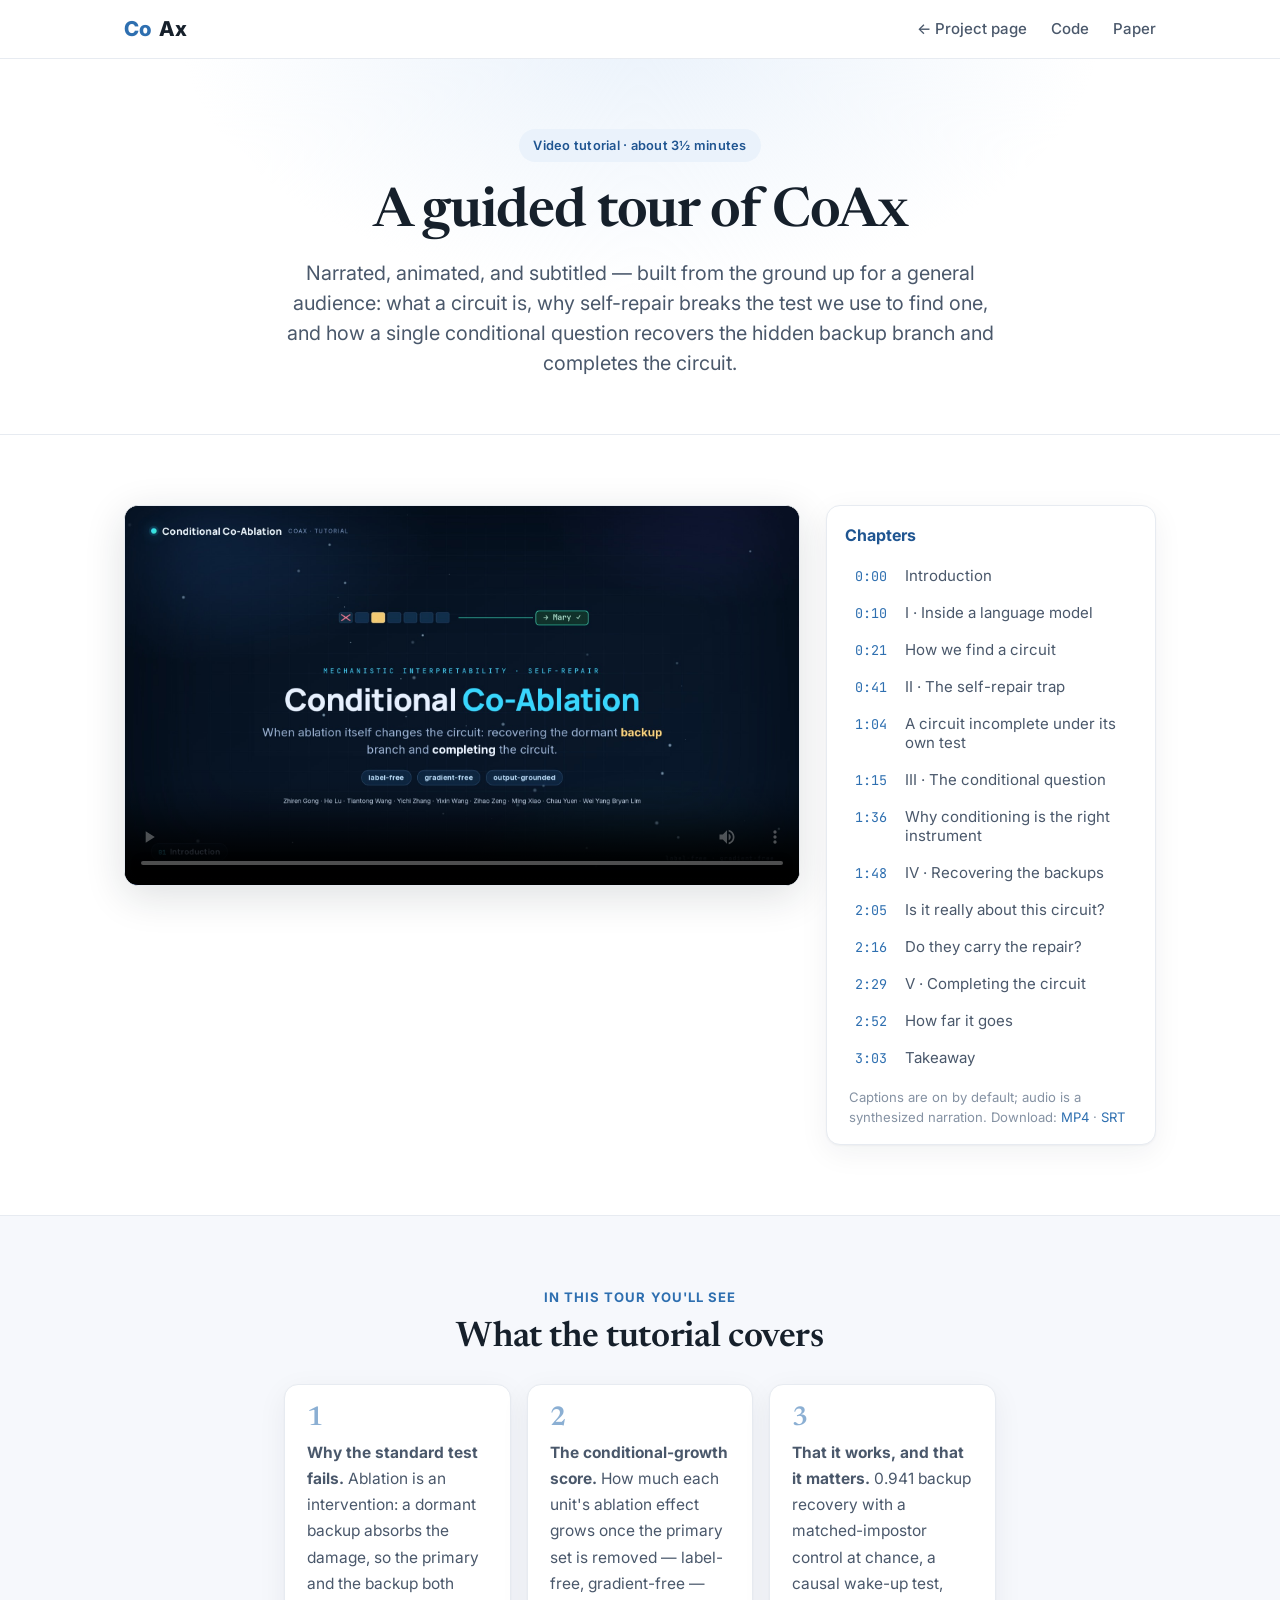
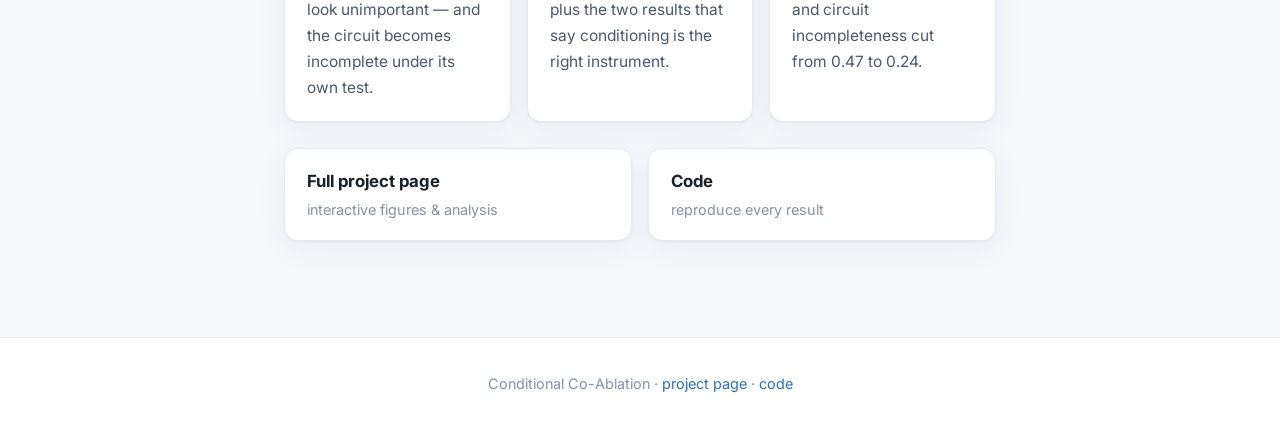
<file: tutorial.html>
<!DOCTYPE html>
<html lang="en">
<head>
<meta charset="utf-8"/>
<meta name="viewport" content="width=device-width, initial-scale=1.0"/>
<title>Tutorial — Conditional Co-Ablation (CoAx)</title>
<meta name="description" content="A narrated video tutorial on Conditional Co-Ablation: recovering self-repair backups in transformer circuits."/>
<link rel="preconnect" href="https://fonts.googleapis.com"/>
<link rel="preconnect" href="https://fonts.gstatic.com" crossorigin/>
<link href="https://fonts.googleapis.com/css2?family=Inter:wght@400;500;600;700;800&family=Newsreader:ital,opsz@0,6..72;1,6..72&family=JetBrains+Mono:wght@400;500&display=swap" rel="stylesheet"/>
<link rel="stylesheet" href="style.css"/>
<script>document.documentElement.classList.add('js');</script>
</head>
<body>

<nav id="nav">
  <div class="nav-inner">
    <a class="brand" href="index.html"><span class="brand-mark">Co</span>Ax</a>
    <div class="nav-links">
      <a href="index.html">&larr; Project page</a>
      <a href="https://github.com/GongZhiren/Conditional-Co-Ablation">Code</a>
      <a href="https://arxiv.org/abs/2607.01940">Paper</a>
    </div>
  </div>
</nav>

<header class="hero tut-hero">
  <div class="wrap narrow">
    <div class="tag">Video tutorial &middot; about 3&frac12; minutes</div>
    <h1>A guided tour of CoAx</h1>
    <p class="subtitle">Narrated, animated, and subtitled — built from the ground up for a general
      audience: what a circuit is, why self-repair breaks the test we use to find one, and how a
      single conditional question recovers the hidden backup branch and completes the circuit.</p>
  </div>
</header>

<main>
<section class="sec">
  <div class="wrap">
    <div class="tut-grid">
      <div class="video-card">
        <video id="vid" controls preload="metadata" poster="assets/tutorial_poster.jpg" playsinline>
          <source src="assets/tutorial.mp4" type="video/mp4"/>
          <track kind="captions" src="assets/tutorial.vtt" srclang="en" label="English" default/>
          Your browser does not support the video tag — <a href="assets/tutorial.mp4">download the tutorial</a>.
        </video>
      </div>
      <aside class="chapters">
        <h4>Chapters</h4>
        <ul>
          <li><button data-t="0"><span>0:00</span> Introduction</button></li>
          <li><button data-t="10"><span>0:10</span> I &middot; Inside a language model</button></li>
          <li><button data-t="21"><span>0:21</span> How we find a circuit</button></li>
          <li><button data-t="41"><span>0:41</span> II &middot; The self-repair trap</button></li>
          <li><button data-t="64"><span>1:04</span> A circuit incomplete under its own test</button></li>
          <li><button data-t="75"><span>1:15</span> III &middot; The conditional question</button></li>
          <li><button data-t="96"><span>1:36</span> Why conditioning is the right instrument</button></li>
          <li><button data-t="108"><span>1:48</span> IV &middot; Recovering the backups</button></li>
          <li><button data-t="125"><span>2:05</span> Is it really about this circuit?</button></li>
          <li><button data-t="136"><span>2:16</span> Do they carry the repair?</button></li>
          <li><button data-t="149"><span>2:29</span> V &middot; Completing the circuit</button></li>
          <li><button data-t="172"><span>2:52</span> How far it goes</button></li>
          <li><button data-t="183"><span>3:03</span> Takeaway</button></li>
        </ul>
        <p class="chap-note">Captions are on by default; audio is a synthesized narration. Download:
          <a href="assets/tutorial.mp4">MP4</a> · <a href="assets/tutorial.srt">SRT</a></p>
      </aside>
    </div>
  </div>
</section>

<section class="sec alt">
  <div class="wrap narrow">
    <span class="kicker">In this tour you'll see</span>
    <h2>What the tutorial covers</h2>
    <div class="takeaways">
      <div class="tk"><div class="tk-n">1</div><p><b>Why the standard test fails.</b> Ablation is an
        intervention: a dormant backup absorbs the damage, so the primary and the backup both look
        unimportant — and the circuit becomes incomplete under its own test.</p></div>
      <div class="tk"><div class="tk-n">2</div><p><b>The conditional-growth score.</b> How much each
        unit's ablation effect grows once the primary set is removed — label-free, gradient-free —
        plus the two results that say conditioning is the right instrument.</p></div>
      <div class="tk"><div class="tk-n">3</div><p><b>That it works, and that it matters.</b> 0.941
        backup recovery with a matched-impostor control at chance, a causal wake-up test, and circuit
        incompleteness cut from 0.47 to 0.24.</p></div>
    </div>
    <div class="res-links" style="margin-top:26px">
      <a class="res" href="index.html"><b>Full project page</b><span>interactive figures &amp; analysis</span></a>
      <a class="res" href="https://github.com/GongZhiren/Conditional-Co-Ablation"><b>Code</b><span>reproduce every result</span></a>
    </div>
  </div>
</section>
</main>

<footer><div class="wrap narrow"><p>Conditional Co-Ablation · <a href="index.html">project page</a> ·
  <a href="https://github.com/GongZhiren/Conditional-Co-Ablation">code</a></p></div></footer>

<script>
  const v=document.getElementById('vid');
  document.querySelectorAll('.chapters button').forEach(b=>b.addEventListener('click',()=>{
    v.currentTime=+b.dataset.t; v.play().catch(()=>{});
    document.querySelectorAll('.chapters button').forEach(x=>x.classList.remove('on')); b.classList.add('on');
    v.scrollIntoView({behavior:'smooth',block:'center'});
  }));
</script>
</body>
</html>
</file>
<file: style.css>
/* ============================================================
   CoAx project page — clean academic style, blue accent (#2e6fb0)
   ============================================================ */
:root{
  --ink:#16202b; --ink-soft:#4a586b; --ink-faint:#8592a3;
  --line:#e7ebf1; --line-soft:#eef2f7;
  --bg:#ffffff; --bg-alt:#f6f8fc; --bg-card:#ffffff;
  --blue:#2e6fb0; --blue-deep:#1f5591; --blue-wash:#eaf2fb;
  --orange:#d98a2b; --gold:#e3a52a; --green:#2f8f66; --red:#c15743;
  --radius:14px; --shadow:0 1px 2px rgba(20,32,43,.04),0 8px 30px rgba(20,32,43,.06);
  --maxw:1080px;
}
*{box-sizing:border-box}
html{scroll-behavior:smooth; scroll-padding-top:74px}
body{
  margin:0; background:var(--bg); color:var(--ink);
  font-family:"Inter",system-ui,-apple-system,Segoe UI,Roboto,sans-serif;
  font-size:17px; line-height:1.68; -webkit-font-smoothing:antialiased;
}
a{color:var(--blue); text-decoration:none}
a:hover{color:var(--blue-deep)}
em{font-style:italic; color:var(--blue-deep); font-weight:500}
.wrap{max-width:var(--maxw); margin:0 auto; padding:0 24px}
.wrap.narrow{max-width:760px}
.mono{font-family:"JetBrains Mono",ui-monospace,monospace; font-size:.82em; color:var(--ink-faint); font-weight:400}

/* ---------------- nav ---------------- */
#nav{position:sticky; top:0; z-index:50; background:rgba(255,255,255,.82);
  backdrop-filter:saturate(180%) blur(12px); border-bottom:1px solid var(--line)}
.nav-inner{max-width:var(--maxw); margin:0 auto; padding:0 24px; height:58px;
  display:flex; align-items:center; justify-content:space-between}
.brand{display:inline-flex; align-items:center; gap:9px; font-weight:800; font-size:1.28rem;
  letter-spacing:-.02em; color:var(--ink)}
.brand-icon{width:25px; height:25px; flex:none; color:var(--blue); display:block;
  transition:transform .18s cubic-bezier(.22,1,.36,1)}
.brand:hover .brand-icon{transform:rotate(-8deg) scale(1.06)}
.brand-mark{color:var(--blue)}
.nav-links{display:flex; gap:24px}
.nav-links a{color:var(--ink-soft); font-weight:500; font-size:.94rem; position:relative}
.nav-links a:hover,.nav-links a.active{color:var(--blue)}
.nav-links a.active::after{content:""; position:absolute; left:0; right:0; bottom:-19px; height:2px; background:var(--blue)}

/* ---------------- hero ---------------- */
.hero{padding:76px 0 54px; background:
  radial-gradient(60% 120% at 50% -10%, var(--blue-wash), transparent 60%), var(--bg);
  border-bottom:1px solid var(--line); text-align:center}
.tag{display:inline-block; font-size:.8rem; font-weight:600; letter-spacing:.02em;
  color:var(--blue-deep); background:var(--blue-wash); padding:6px 14px; border-radius:999px; margin-bottom:22px}
.hero h1{font-family:"Newsreader",Georgia,serif; font-weight:600; font-size:3.4rem;
  line-height:1.08; letter-spacing:-.02em; margin:0 0 16px}
.subtitle{font-size:1.24rem; color:var(--ink-soft); max-width:720px; margin:0 auto 26px; line-height:1.5}
.subtitle em{color:var(--blue-deep)}
.authors{display:flex; flex-wrap:wrap; gap:6px 22px; justify-content:center; font-weight:600; font-size:1.02rem}
.authors span::after{content:""}
.authors sup{font-weight:500; font-size:.68em; color:var(--blue); margin-left:1px}
.affil{color:var(--ink-faint); margin-top:8px; font-size:.88rem; display:flex; flex-wrap:wrap;
  gap:2px 18px; justify-content:center; max-width:900px; margin-left:auto; margin-right:auto}
.affil sup{margin-right:3px; color:var(--blue)}
.badges{display:flex; gap:12px; justify-content:center; margin:30px 0 8px; flex-wrap:wrap}
.badge{display:inline-flex; align-items:center; gap:8px; padding:10px 20px; border-radius:999px;
  border:1px solid var(--line); background:#fff; color:var(--ink); font-weight:600; font-size:.95rem;
  box-shadow:var(--shadow); transition:transform .12s ease, border-color .12s ease}
.badge:hover{transform:translateY(-2px); border-color:var(--blue); color:var(--ink)}
.badge svg{width:18px; height:18px; fill:currentColor}
.badge.primary{background:var(--blue); color:#fff; border-color:var(--blue)}
.badge.primary:hover{background:var(--blue-deep); color:#fff}

.headline-stat{margin:44px auto 0; max-width:640px}
.stat{display:flex; align-items:center; justify-content:center; gap:26px; flex-wrap:wrap;
  background:#fff; border:1px solid var(--line); border-radius:var(--radius); padding:22px 28px; box-shadow:var(--shadow)}
.stat-row{display:flex; flex-direction:column; align-items:center}
.stat .lab{font-size:.82rem; color:var(--ink-faint); font-weight:500; text-transform:uppercase; letter-spacing:.04em}
.stat .v{font-family:"Newsreader",serif; font-size:2.7rem; font-weight:600; line-height:1}
.stat .v.bad{color:var(--red)} .stat .v.good{color:var(--blue)}
.stat .arrow{font-size:.86rem; color:var(--ink-soft); font-weight:600; max-width:130px; text-align:center}
.stat-cap{font-size:.97rem; color:var(--ink-soft); margin:18px 4px 0; line-height:1.55}
.repro{color:var(--ink-faint)}

/* ---------------- sections ---------------- */
.sec{padding:70px 0; border-bottom:1px solid var(--line)}
.sec.alt{background:var(--bg-alt)}
.kicker{display:block; text-align:center; color:var(--blue); font-weight:700; font-size:.82rem;
  letter-spacing:.08em; text-transform:uppercase; margin-bottom:10px}
.sec h2{font-family:"Newsreader",serif; font-weight:600; font-size:2.2rem; text-align:center;
  letter-spacing:-.01em; margin:0 0 26px; line-height:1.15}
.lead{font-size:1.08rem; color:var(--ink-soft); margin:0 0 18px}
.lead.center{text-align:center; max-width:820px; margin-left:auto; margin-right:auto}
.hint{color:var(--blue); font-weight:600; font-size:.92em}
.caption{text-align:center; color:var(--ink-faint); font-size:.94rem; max-width:820px; margin:22px auto 0; line-height:1.55}

/* equation */
.eq{background:#fff; border:1px solid var(--line); border-radius:var(--radius); padding:14px 18px;
  margin:14px 0 26px; overflow-x:auto; box-shadow:var(--shadow); text-align:center}

/* cards */
.two-col{display:grid; grid-template-columns:1fr 1fr; gap:18px; margin:6px 0 24px}
.card{background:#fff; border:1px solid var(--line); border-radius:var(--radius); padding:22px 24px; box-shadow:var(--shadow)}
.card h4{margin:0 0 8px; font-size:1.05rem; color:var(--blue-deep)}
.card p{margin:0; font-size:.98rem; color:var(--ink-soft)}

/* ---------------- scroll progress + reveal + video + lightbox ---------------- */
#scrollbar{position:fixed; top:0; left:0; height:3px; width:0; background:var(--blue); z-index:60}
html.js .reveal{opacity:0; transform:translateY(26px); transition:opacity .7s ease, transform .7s cubic-bezier(.22,1,.36,1)}
html.js .reveal.in{opacity:1; transform:none}
.video-card{max-width:960px; margin:0 auto; border-radius:var(--radius); overflow:hidden;
  box-shadow:0 10px 40px rgba(20,32,43,.14); border:1px solid var(--line); background:#000}
.video-card video{display:block; width:100%; height:auto}
.figure.zoom{cursor:zoom-in}
.figure.zoom img{transition:transform .35s cubic-bezier(.22,1,.36,1)}
.figure.zoom:hover img{transform:scale(1.015)}
.figrow.three{grid-template-columns:repeat(3,1fr)}
#lightbox{position:fixed; inset:0; background:rgba(12,18,26,.9); z-index:200; display:none;
  align-items:center; justify-content:center; padding:34px; cursor:zoom-out; backdrop-filter:blur(3px)}
#lightbox.open{display:flex}
#lightbox img{max-width:96vw; max-height:92vh; border-radius:10px; box-shadow:0 20px 60px rgba(0,0,0,.5); background:#fff}

/* ---------------- figures (paper assets) ---------------- */
.wrap.wide{max-width:1180px}
.hero-fig{margin-top:34px}
.figure{margin:0; background:#fff; border:1px solid var(--line); border-radius:var(--radius);
  box-shadow:var(--shadow); overflow:hidden}
.figure img{display:block; width:100%; height:auto; background:#fff}
.figure figcaption{padding:14px 22px; font-size:.92rem; color:var(--ink-soft); line-height:1.55;
  border-top:1px solid var(--line-soft)}
.figure figcaption b{color:var(--ink)}
.figrow{display:grid; grid-template-columns:1fr 1fr; gap:20px; margin-top:22px}
.figrow .figure.half figcaption{font-size:.88rem}

.k-back{color:var(--blue); font-weight:700}

/* ---------------- results ---------------- */
.results-grid{display:grid; grid-template-columns:1.15fr .85fr; gap:22px; max-width:940px; margin:0 auto}
.rc{background:#fff; border:1px solid var(--line); border-radius:var(--radius); padding:24px; box-shadow:var(--shadow)}
.rc h4{margin:0 0 14px; font-size:1.08rem}
.rtable{width:100%; border-collapse:collapse; font-size:.96rem}
.rtable th{text-align:left; color:var(--ink-faint); font-weight:600; font-size:.82rem; text-transform:uppercase;
  letter-spacing:.03em; padding:6px 8px; border-bottom:2px solid var(--line)}
.rtable td{padding:9px 8px; border-bottom:1px solid var(--line-soft)}
.rtable td:last-child{text-align:right; font-family:"JetBrains Mono",monospace; font-weight:600}
.rtable tr.win td{background:var(--blue-wash)}
.rtable tr.win td:last-child{color:var(--blue-deep)}
.ord{display:inline-block; font-size:.68rem; font-weight:700; color:var(--ink-faint); border:1px solid var(--line);
  border-radius:4px; padding:0 4px; margin-left:6px; vertical-align:1px}
.ord.ours{color:var(--blue); border-color:var(--blue)}
.rc-note{font-size:.9rem; color:var(--ink-faint); margin:14px 0 0; line-height:1.5}
.rc.mini{display:flex; flex-direction:column; gap:2px}
.mini-stat{display:flex; align-items:center; gap:14px; padding:12px 0; border-bottom:1px solid var(--line-soft)}
.ms-num{font-family:"Newsreader",serif; font-size:2rem; font-weight:600; color:var(--blue); min-width:74px}
.ms-lab{font-size:.9rem; color:var(--ink-soft); font-weight:600; line-height:1.3}
.ms-lab span{color:var(--ink-faint); font-weight:400; font-size:.85rem}

.callout{background:#fff; border:1px solid var(--line); border-left:3px solid var(--blue);
  border-radius:0 var(--radius) var(--radius) 0; box-shadow:var(--shadow);
  padding:24px 30px; max-width:1080px; margin:30px auto 0}
.callout > h3{margin:0 0 10px}
.callout .lead{text-align:left; margin:0; max-width:none}
.callout .lead + .lead{margin-top:12px}

/* ---------------- resources / bibtex ---------------- */
.res-links{display:grid; grid-template-columns:1fr 1fr; gap:16px; margin:8px 0 26px}
.res{display:flex; flex-direction:column; gap:3px; padding:18px 22px; border:1px solid var(--line);
  border-radius:var(--radius); background:#fff; box-shadow:var(--shadow); transition:transform .12s, border-color .12s}
.res:hover{transform:translateY(-2px); border-color:var(--blue)}
.res b{font-size:1.05rem; color:var(--ink)} .res span{font-size:.9rem; color:var(--ink-faint)}
.bibtex{border:1px solid var(--line); border-radius:var(--radius); overflow:hidden; box-shadow:var(--shadow)}
.bib-head{display:flex; justify-content:space-between; align-items:center; padding:10px 16px;
  background:var(--bg-alt); border-bottom:1px solid var(--line); font-weight:600; font-size:.9rem; color:var(--ink-soft)}
#copyBib{border:1px solid var(--line); background:#fff; color:var(--blue); font-weight:600; font-size:.84rem;
  padding:5px 14px; border-radius:7px; cursor:pointer; font-family:inherit}
#copyBib:hover{background:var(--blue); color:#fff; border-color:var(--blue)}
.bibtex pre{margin:0; padding:18px; font-family:"JetBrains Mono",monospace; font-size:.82rem; line-height:1.6;
  color:var(--ink); overflow-x:auto; background:#fff}

/* ---------------- footer + tooltip ---------------- */
footer{padding:34px 0; text-align:center}
footer p{color:var(--ink-faint); font-size:.9rem; margin:0}

/* ---------------- responsive ---------------- */
@media (max-width:820px){
  body{font-size:16px}
  .nav-links{gap:15px; font-size:.86rem; overflow-x:auto; flex-wrap:nowrap; max-width:64vw;
    -webkit-overflow-scrolling:touch; scrollbar-width:none}
  .nav-links::-webkit-scrollbar{display:none}
  .nav-links a{white-space:nowrap}
  .nav-links a.active::after{display:none}
  .hero h1{font-size:2.5rem}
  .subtitle{font-size:1.08rem}
  .two-col,.results-grid,.res-links,.figrow,.figrow.three{grid-template-columns:1fr}
  .sec h2{font-size:1.7rem}
  .stat .v{font-size:2.2rem}
}

/* ================= narrative redesign ================= */
.thesis{max-width:750px; margin:46px auto 4px; padding:0 24px; text-align:center;
  font-family:"Newsreader",serif; font-size:1.42rem; line-height:1.5; color:var(--ink)}
.thesis em{color:var(--blue-deep); font-style:italic}
.act-head{display:flex; gap:20px; align-items:flex-start; margin-bottom:16px}
.act-n{font-family:"Newsreader",serif; font-size:2.5rem; font-weight:600; color:var(--blue);
  line-height:.9; opacity:.45; min-width:56px}
.act-head>div{flex:1}
.act-head .kicker{text-align:left; margin:2px 0 4px}
.act-head h2{text-align:left; margin:0}
.split{display:grid; grid-template-columns:1fr 1fr; gap:34px; align-items:center; max-width:1080px; margin:0 auto}
.split.top{align-items:start}
.split-text h4{margin:0 0 10px; font-size:1.12rem; color:var(--blue-deep)}
.split-text p{margin:0 0 12px; color:var(--ink-soft); font-size:1.02rem}
.split-text p:last-child{margin-bottom:0}
.split-fig{margin:0}
.cards3{display:grid; grid-template-columns:repeat(3,1fr); gap:16px; margin-top:10px}
.flow{text-align:center; max-width:720px; margin:36px auto 0; color:var(--ink-faint);
  font-size:1.02rem; font-style:italic; line-height:1.5}
.flow::after{content:"\2193"; display:block; margin-top:10px; font-size:1.4rem; color:#cfd8e3; font-style:normal}
details.more{max-width:1080px; margin:0 auto; border:1px solid var(--line); border-radius:var(--radius);
  background:#fff; box-shadow:var(--shadow)}
details.more>summary{cursor:pointer; padding:18px 24px; font-weight:700; color:var(--blue-deep); list-style:none}
details.more>summary::-webkit-details-marker{display:none}
details.more>summary::before{content:"\25B8"; margin-right:10px; color:var(--blue); display:inline-block; transition:transform .2s}
details.more[open]>summary::before{transform:rotate(90deg)}
details.more>summary span{color:var(--ink-faint); font-weight:400}
details.more[open]>summary{border-bottom:1px solid var(--line-soft)}
.gallery{display:grid; grid-template-columns:repeat(3,1fr); gap:14px; padding:18px}
.gcard{margin:0; border:1px solid var(--line-soft); border-radius:10px; overflow:hidden; cursor:zoom-in;
  background:#fff; transition:border-color .15s, transform .15s}
.gcard:hover{border-color:var(--blue); transform:translateY(-2px)}
.gcard img{display:block; width:100%; aspect-ratio:16/10; object-fit:contain; background:#fff; padding:8px}
.gcard figcaption{padding:8px 12px; font-size:.82rem; color:var(--ink-soft); border-top:1px solid var(--line-soft); text-align:center}

/* tutorial page */
.tut-hero{padding:70px 0 30px}
.tut-grid{display:grid; grid-template-columns:1fr 330px; gap:26px; align-items:start; max-width:1140px; margin:0 auto}
.chapters{background:#fff; border:1px solid var(--line); border-radius:var(--radius); box-shadow:var(--shadow); padding:16px 18px}
.chapters h4{margin:0 0 8px; font-size:1rem; color:var(--blue-deep)}
.chapters ul{list-style:none; margin:0; padding:0}
.chapters button{width:100%; text-align:left; background:none; border:none; border-radius:8px; padding:9px 10px;
  font-family:inherit; font-size:.94rem; color:var(--ink-soft); cursor:pointer; display:flex; gap:10px; align-items:baseline}
.chapters button span{font-family:"JetBrains Mono",monospace; color:var(--blue); font-size:.84rem; min-width:40px}
.chapters button:hover,.chapters button.on{background:var(--blue-wash); color:var(--ink)}
.chap-note{font-size:.82rem; color:var(--ink-faint); margin:12px 4px 0; line-height:1.5}
.takeaways{display:grid; grid-template-columns:repeat(3,1fr); gap:16px; margin-top:10px}
.takeaways.two{grid-template-columns:repeat(2,1fr); max-width:860px; margin-left:auto; margin-right:auto}
.tk{background:#fff; border:1px solid var(--line); border-radius:var(--radius); box-shadow:var(--shadow); padding:20px 22px}
.tk-n{font-family:"Newsreader",serif; font-size:1.7rem; font-weight:600; color:var(--blue); opacity:.55; line-height:1; margin-bottom:8px}
.tk p{margin:0; font-size:.97rem; color:var(--ink-soft)}

@media (max-width:820px){
  .split,.cards3,.gallery,.tut-grid,.takeaways{grid-template-columns:1fr}
  .act-n{font-size:2rem; min-width:40px}
  .thesis{font-size:1.2rem}
}

/* applications sub-headings */
.subact{font-family:"Newsreader",serif; font-size:1.45rem; font-weight:600; color:var(--ink);
  text-align:left; margin:8px 0 4px}
.wrap > .subact:first-child{margin-top:32px}
.subact span{font-family:"Inter",sans-serif; font-size:.98rem; font-weight:400; color:var(--ink-faint)}
.figrow .gcard img{aspect-ratio:16/10}
</file>
